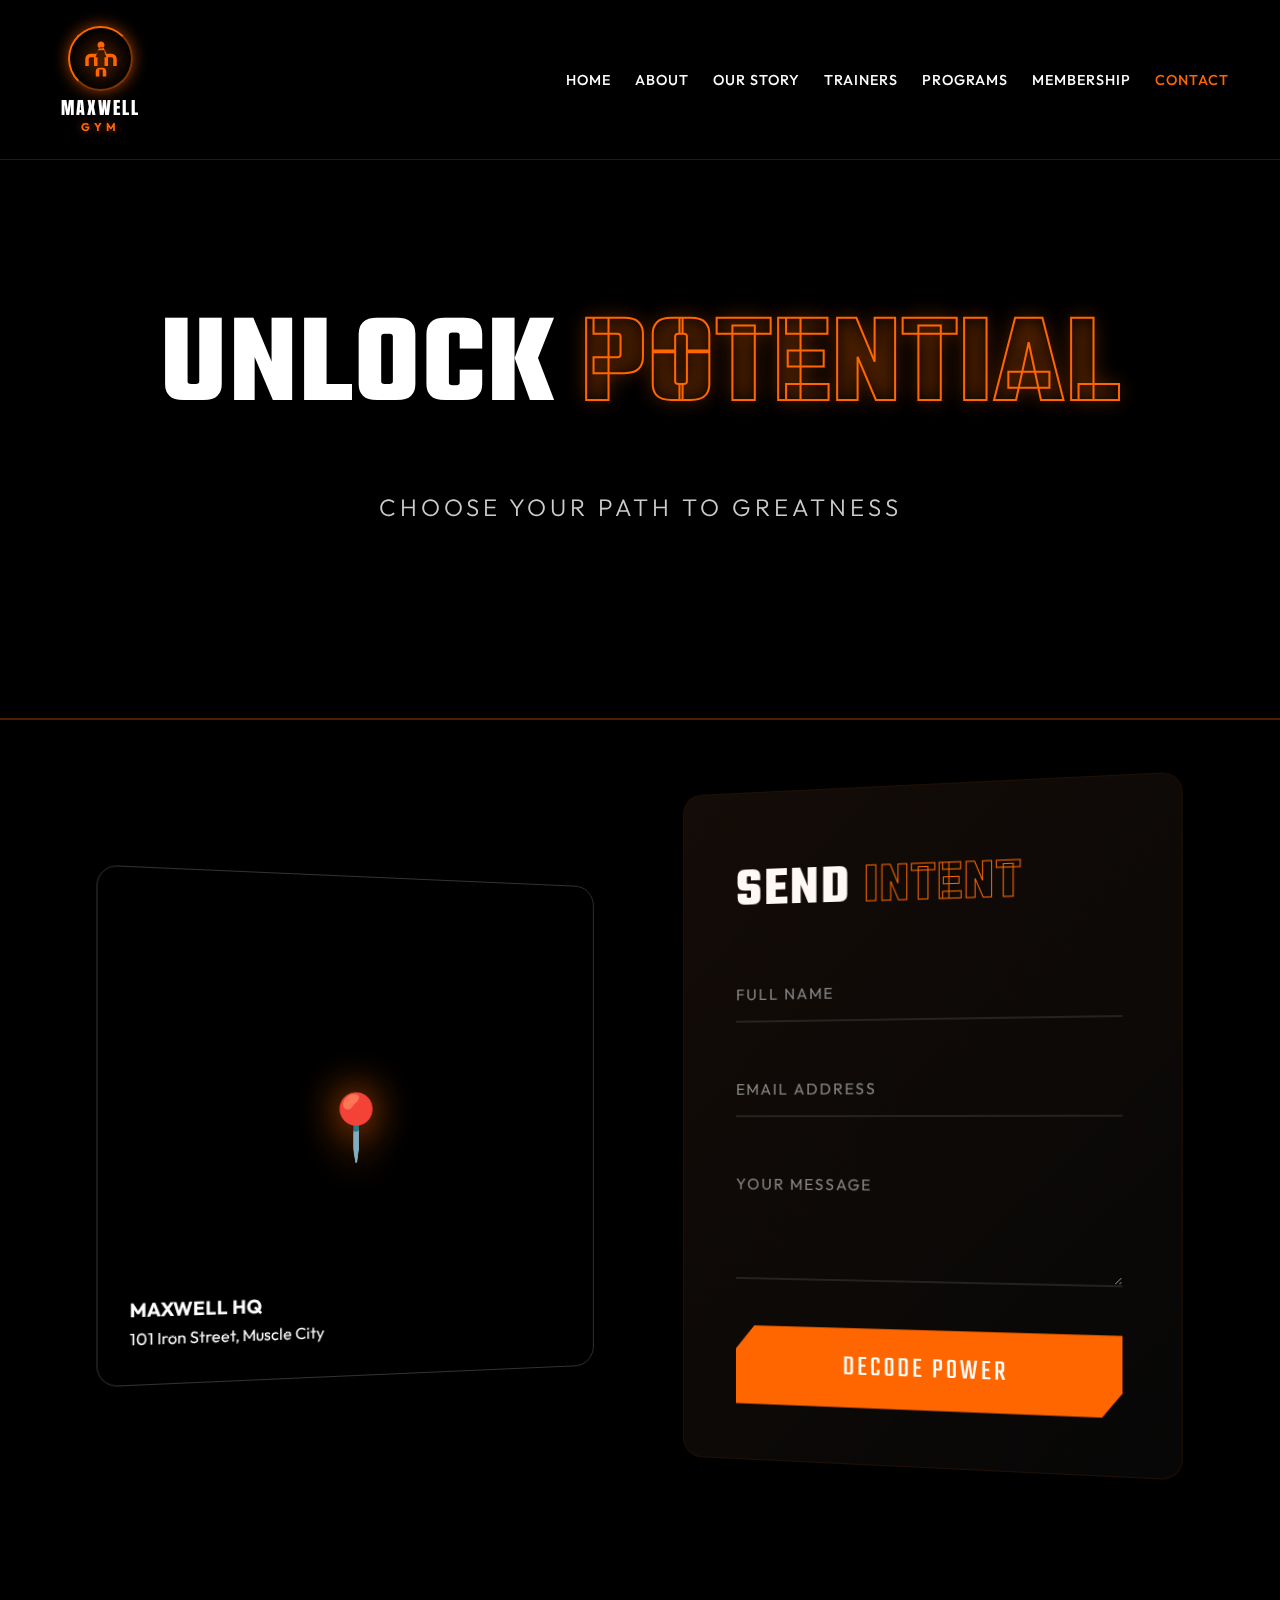
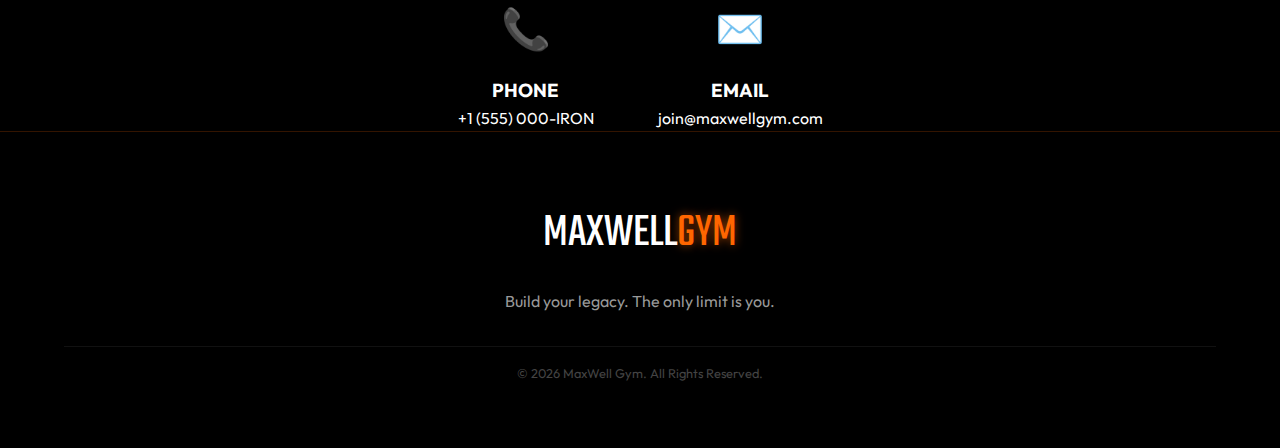
<file: contact.html>
<!DOCTYPE html>
<html lang="en">

<head>
    <meta charset="UTF-8">
    <meta name="viewport" content="width=device-width, initial-scale=1.0">
    <meta name="description" content="MaxWell Gym - Contact Us. Find us on the map.">
    <title>MaxWell Gym | Location</title>
    <link
        href="https://fonts.googleapis.com/css2?family=Anton&family=Outfit:wght@300;400;700&family=Teko:wght@300;400;500;600;700&display=swap"
        rel="stylesheet">
    <link rel="stylesheet" href="style.css">
    <style>
        /* Unique Contact Page Styles */
        body {
            background: #000;
            color: white;
            overflow-x: hidden;
        }

        .contact-hero {
            height: 80vh;
            display: flex;
            align-items: center;
            justify-content: center;
            position: relative;
            overflow: hidden;
            background: #000;
            border-top: 2px solid rgba(255, 102, 0, 0.3);
            border-bottom: 2px solid rgba(255, 102, 0, 0.3);
            padding-top: 80px;
        }

        .contact-hero::before,
        .contact-hero::after {
            content: '';
            position: absolute;
            left: -100%;
            width: 100%;
            height: 2px;
            background: linear-gradient(90deg, transparent, var(--primary-color), var(--primary-glow), var(--primary-color), transparent);
            animation: scanLine 4s linear infinite;
            z-index: 5;
        }

        .contact-hero::before {
            top: 0;
        }

        .contact-hero::after {
            bottom: 0;
        }

        .hero-blur-bg {
            position: absolute;
            top: 0;
            left: 0;
            width: 100%;
            height: 100%;
            background: url('https://images.unsplash.com/photo-1581009146145-b5ef050c2e1e?q=80&w=2070&auto=format&fit=crop') center/cover no-repeat;
            filter: blur(3px) brightness(0.5);
            z-index: 1;
            animation: zoomEffect 20s ease-in-out infinite;
            /* Prevent blur edges from showing */
        }

        @keyframes zoomEffect {

            0%,
            100% {
                transform: scale(1.05);
            }

            50% {
                transform: scale(1.2);
            }
        }

        @keyframes scanLine {
            0% {
                left: -100%;
            }

            100% {
                left: 100%;
            }
        }

        .hero-content-wrap {
            position: relative;
            z-index: 2;
            text-align: center;
        }

        .unlock-potential {
            font-family: var(--font-heading);
            font-size: clamp(3rem, 12vw, 8rem);
            margin: 0;
            line-height: 1.25;
            padding: 15px 0;
            letter-spacing: 2px;
            display: flex;
            flex-wrap: wrap;
            justify-content: center;
            gap: 1.5rem;
        }

        .unlock-potential .solid {
            color: #fff;
        }

        .unlock-potential .outline {
            color: transparent;
            -webkit-text-stroke: 2px var(--primary-color);
            text-shadow: 0 0 20px rgba(255, 102, 0, 0.3);
        }

        .choose-path {
            font-family: 'Outfit', sans-serif;
            font-size: clamp(1rem, 3vw, 1.5rem);
            color: #ccc;
            letter-spacing: 4px;
            margin-top: 1.5rem;
            text-transform: uppercase;
            font-weight: 300;
        }

        /* 3D Map Visual Placeholder */
        .map-3d-container {
            width: 100%;
            max-width: 1200px;
            margin: 0 auto;
            padding: 4rem 5%;
            display: grid;
            grid-template-columns: 1fr 1fr;
            gap: 4rem;
            align-items: center;
        }

        .map-visual {
            height: 500px;
            background: url('https://images.unsplash.com/photo-1524661135-423995f22d0b?ixlib=rb-4.0.3&auto=format&fit=crop&w=800&q=80');
            /* Abstract darkness */
            background-size: cover;
            border-radius: 20px;
            position: relative;
            transform: perspective(1000px) rotateY(10deg);
            box-shadow: -20px 20px 50px rgba(0, 0, 0, 0.8);
            border: 1px solid #333;
            overflow: hidden;
        }

        /* Simulated 3D Pin */
        .map-pin {
            position: absolute;
            top: 50%;
            left: 50%;
            transform: translate(-50%, -50%);
            font-size: 4rem;
            color: var(--primary-color);
            filter: drop-shadow(0 0 20px var(--primary-color));
            animation: bouncePin 2s infinite;
        }

        @keyframes bouncePin {

            0%,
            100% {
                transform: translate(-50%, -50%);
            }

            50% {
                transform: translate(-50%, -70%);
            }
        }

        .contact-form-container {
            background: rgba(10, 10, 10, 0.7);
            backdrop-filter: blur(20px);
            padding: 3.5rem;
            border-radius: 20px;
            border: 1px solid rgba(255, 102, 0, 0.1);
            transform: perspective(1000px) rotateY(-8deg);
            box-shadow: 20px 20px 60px rgba(0, 0, 0, 0.7);
            position: relative;
            overflow: hidden;
        }

        .contact-form-container::before {
            content: '';
            position: absolute;
            top: 0;
            left: 0;
            width: 100%;
            height: 100%;
            background: linear-gradient(135deg, rgba(255, 102, 0, 0.05) 0%, transparent 100%);
            pointer-events: none;
        }

        .form-title {
            font-family: var(--font-heading);
            font-size: 3.5rem;
            margin-bottom: 2rem;
            letter-spacing: 2px;
            color: #fff;
            text-transform: uppercase;
        }

        .form-title span {
            color: var(--primary-color);
            -webkit-text-stroke: 1px var(--primary-color);
            -webkit-text-fill-color: transparent;
        }

        .form-group {
            position: relative;
            margin-bottom: 2.5rem;
        }

        .form-group input,
        .form-group textarea {
            width: 100%;
            padding: 1rem 0;
            background: transparent;
            border: none;
            border-bottom: 2px solid rgba(255, 255, 255, 0.1);
            color: white;
            font-family: var(--font-body);
            font-size: 1.1rem;
            transition: all 0.4s cubic-bezier(0.165, 0.84, 0.44, 1);
            border-radius: 0;
        }

        .form-group label {
            position: absolute;
            top: 1rem;
            left: 0;
            color: #888;
            font-family: 'Outfit', sans-serif;
            font-size: 1rem;
            pointer-events: none;
            transition: all 0.4s cubic-bezier(0.165, 0.84, 0.44, 1);
            text-transform: uppercase;
            letter-spacing: 2px;
        }

        .form-group input:focus~label,
        .form-group input:valid~label,
        .form-group textarea:focus~label,
        .form-group textarea:valid~label {
            top: -1.2rem;
            font-size: 0.8rem;
            color: var(--primary-color);
            letter-spacing: 3px;
        }

        .form-group input:focus,
        .form-group textarea:focus {
            outline: none;
            border-bottom: 2px solid var(--primary-color);
        }

        .form-group .focus-border {
            position: absolute;
            bottom: 0;
            left: 50%;
            width: 0;
            height: 2px;
            background: var(--primary-color);
            transition: all 0.5s ease;
            box-shadow: 0 0 15px var(--primary-glow);
        }

        .form-group input:focus~.focus-border,
        .form-group textarea:focus~.focus-border {
            width: 100%;
            left: 0;
        }

        .btn-submit {
            width: 100%;
            padding: 1.2rem;
            background: var(--primary-color);
            border: none;
            font-family: var(--font-heading);
            font-size: 1.8rem;
            color: white;
            text-transform: uppercase;
            letter-spacing: 3px;
            cursor: pointer;
            position: relative;
            overflow: hidden;
            clip-path: polygon(5% 0, 100% 0, 100% 70%, 95% 100%, 0 100%, 0 30%);
            transition: all 0.4s ease;
            box-shadow: 0 10px 20px rgba(255, 102, 0, 0.3);
        }

        .btn-submit:hover {
            background: #fff;
            color: #000;
            transform: translateY(-5px);
            box-shadow: 0 15px 30px rgba(255, 255, 255, 0.4);
        }

        .contact-info {
            text-align: center;
            margin-top: 4rem;
            display: flex;
            justify-content: center;
            gap: 4rem;
        }

        .info-box {
            text-align: center;
        }

        .info-icon {
            font-size: 2.5rem;
            color: var(--primary-color);
            margin-bottom: 1rem;
        }

        /* Responsive Styles */
        @media (max-width: 1024px) {
            .map-3d-container {
                grid-template-columns: 1fr;
                gap: 2rem;
            }

            .map-visual,
            .contact-form-container {
                transform: none;
                height: auto;
                min-height: 400px;
            }

            .contact-info {
                flex-direction: column;
                gap: 2rem;
            }
        }
    </style>
</head>

<body>

    <nav class="navbar">
        <div class="logo-cube-container">
            <a href="index.html" class="logo-branding">
                <div class="logo-icon-wrap">
                    <div class="neon-ring-anim"></div>
                    <svg class="logo-silhouette" viewBox="0 0 24 24">
                        <path
                            d="M12,2C10.89,2 10,2.89 10,4C10,5.11 10.89,6 12,6C13.11,6 14,5.11 14,4C14,2.89 13.11,2 12,2M15,19V22H13V18H11V22H9V19C9,17.9 9.9,17 11,17H13C14.1,17 15,17.9 15,19M21,12V16H19V12A1,1 0 0,0 18,11H16V16H14V11H15.11L14,8.13V7H10V8.13L8.89,11H10V16H8V11H6A1,1 0 0,0 5,12V16H3V12A3,3 0 0,1 6,9H9.46L10.46,6.5C10.74,5.79 11.45,5.33 12.21,5.33C12.92,5.33 13.57,5.71 13.89,6.31L15.12,9H18A3,3 0 0,1 21,12Z" />
                    </svg>
                </div>
                <div class="logo-brand-text">
                    <span class="brand-maxwell">MAXWELL</span>
                    <span class="brand-gym-label">GYM</span>
                </div>
            </a>
        </div>
        <ul class="nav-links">
            <li><a href="index.html">Home</a></li>
            <li><a href="about.html">About</a></li>
            <li><a href="story.html">Our Story</a></li>
            <li><a href="trainers.html">Trainers</a></li>
            <li><a href="programs.html">Programs</a></li>
            <li><a href="membership.html">Membership</a></li>
            <li><a href="contact.html" class="active">Contact</a></li>
        </ul>
        <div class="menu-toggle">
            <span class="bar"></span>
            <span class="bar"></span>
            <span class="bar"></span>
        </div>
    </nav>

    <header class="contact-hero">
        <div class="hero-blur-bg"></div>
        <div class="hero-content-wrap">
            <h1 class="unlock-potential">
                <span class="solid">UNLOCK</span>
                <span class="outline">POTENTIAL</span>
            </h1>
            <p class="choose-path">CHOOSE YOUR PATH TO GREATNESS</p>
        </div>
    </header>

    <section class="map-3d-container">
        <!-- Visual 3D Map Representation -->
        <div class="map-visual">
            <div class="map-pin">📍</div>
            <div
                style="position: absolute; bottom: 20px; left: 20px; color: white; background: rgba(0,0,0,0.7); padding: 10px;">
                <h3>MAXWELL HQ</h3>
                <p>101 Iron Street, Muscle City</p>
            </div>
        </div>

        <!-- 3D Form -->
        <div class="contact-form-container">
            <h2 class="form-title">SEND <span>INTENT</span></h2>
            <form>
                <div class="form-group">
                    <input type="text" required>
                    <label>Full Name</label>
                    <div class="focus-border"></div>
                </div>
                <div class="form-group">
                    <input type="email" required>
                    <label>Email Address</label>
                    <div class="focus-border"></div>
                </div>
                <div class="form-group">
                    <textarea rows="4" required></textarea>
                    <label>Your Message</label>
                    <div class="focus-border"></div>
                </div>
                <button type="submit" class="btn-submit">DECODE POWER</button>
            </form>
        </div>
    </section>

    <section class="contact-info">
        <div class="info-box">
            <div class="info-icon">📞</div>
            <h3>PHONE</h3>
            <p>+1 (555) 000-IRON</p>
        </div>
        <div class="info-box">
            <div class="info-icon">✉️</div>
            <h3>EMAIL</h3>
            <p>join@maxwellgym.com</p>
        </div>
    </section>

    <footer class="footer">
        <div class="container">
            <div class="footer-content">
                <div class="footer-logo">MAXWELL<span class="text-highlight">GYM</span></div>
                <p>Build your legacy. The only limit is you.</p>
                <div class="copyright">
                    &copy; 2026 MaxWell Gym. All Rights Reserved.
                </div>
            </div>
        </div>
    </footer>

    <script src="script.js"></script>
</body>

</html>
</file>
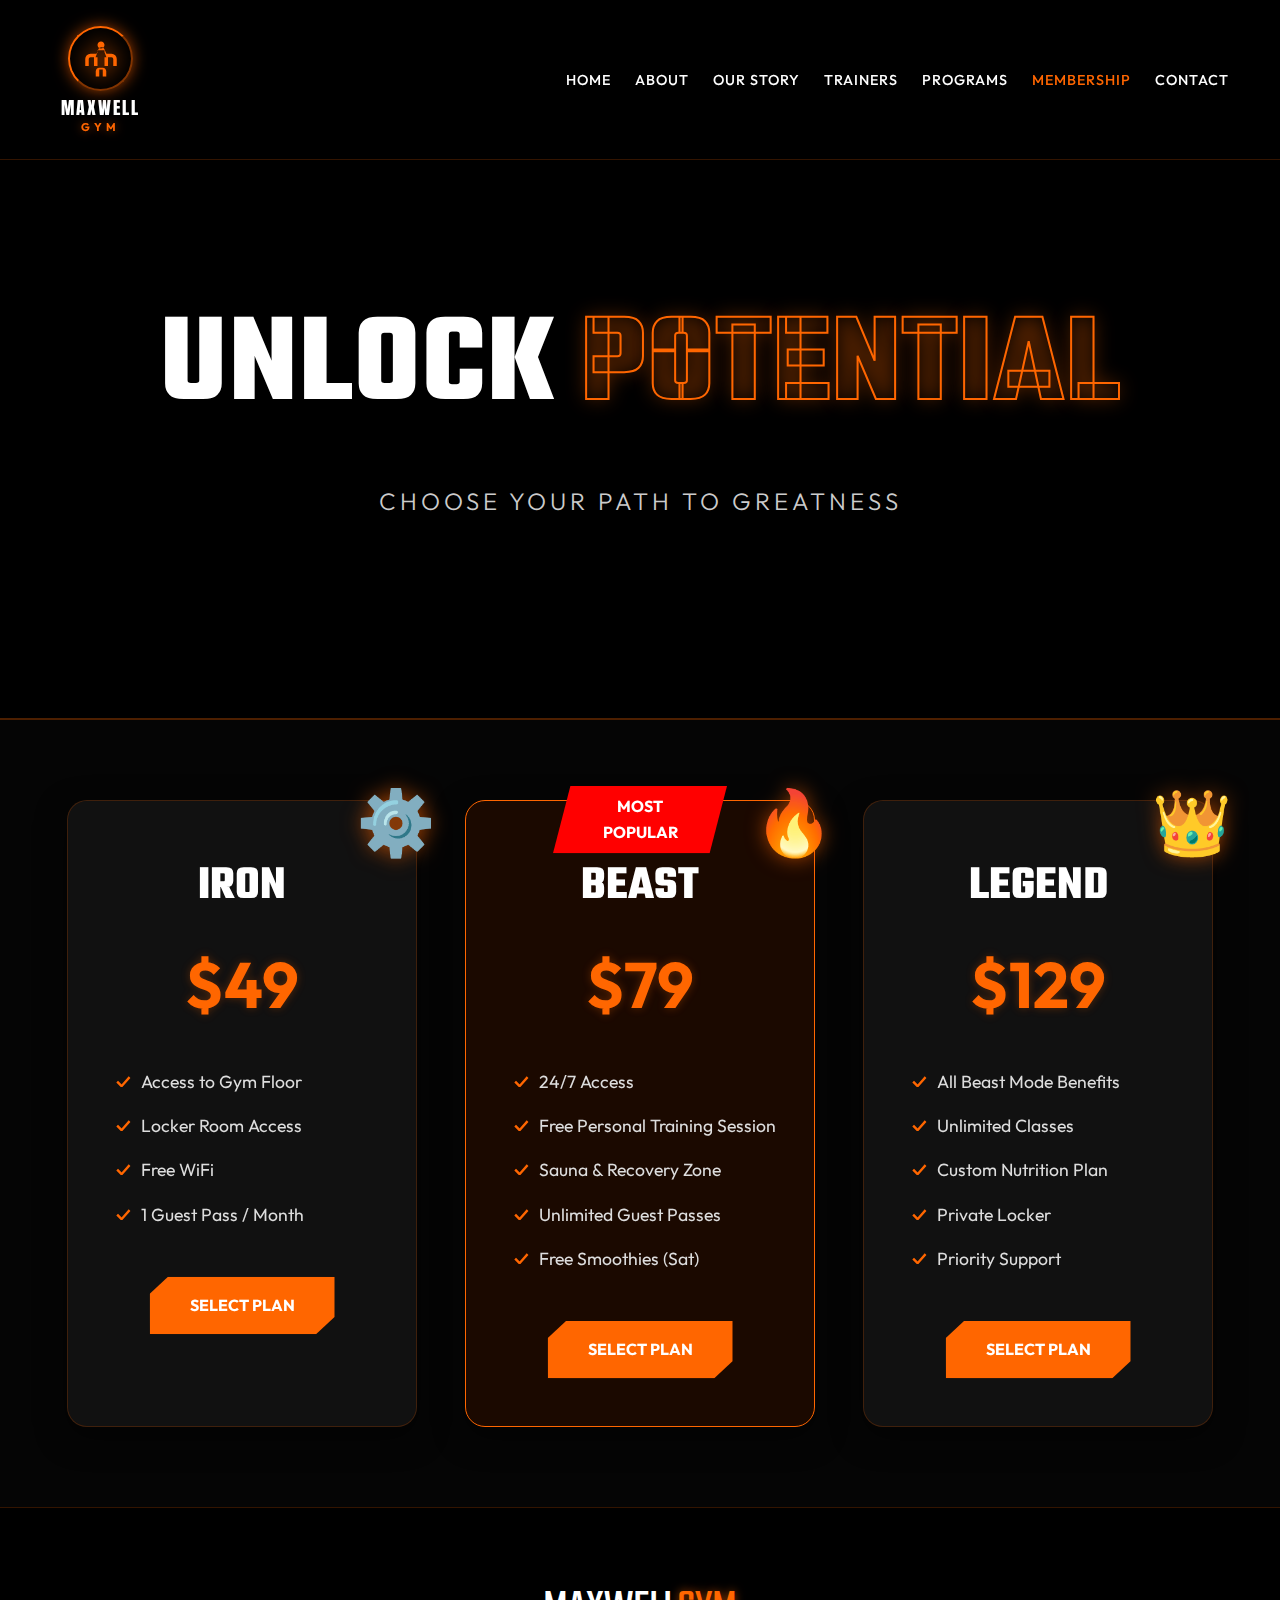
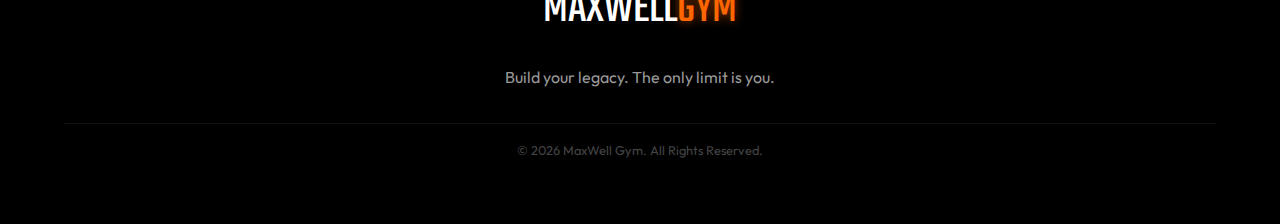
<file: membership.html>
<!DOCTYPE html>
<html lang="en">

<head>
    <meta charset="UTF-8">
    <meta name="viewport" content="width=device-width, initial-scale=1.0">
    <meta name="description" content="MaxWell Gym - Premium Membership Plans. Unlock your potential.">
    <title>MaxWell Gym | Membership</title>
    <link rel="preconnect" href="https://fonts.googleapis.com">
    <link rel="preconnect" href="https://fonts.gstatic.com" crossorigin>
    <link
        href="https://fonts.googleapis.com/css2?family=Anton&family=Outfit:wght@300;400;700&family=Teko:wght@300;400;500;600;700&display=swap"
        rel="stylesheet">
    <link rel="stylesheet" href="style.css">
    <style>
        /* Unique 3D/Card Styles for Membership Page */
        body {
            background-color: #050505;
            overflow-x: hidden;
            perspective: 1000px;
            /* Enable 3D space */
        }

        .membership-hero {
            height: 80vh;
            display: flex;
            flex-direction: column;
            align-items: center;
            justify-content: center;
            position: relative;
            overflow: hidden;
            background: #000;
            border-bottom: 2px solid rgba(255, 102, 0, 0.3);
            padding-top: 80px;
        }

        .membership-hero::before,
        .membership-hero::after {
            content: '';
            position: absolute;
            left: -100%;
            width: 100%;
            height: 2px;
            background: linear-gradient(90deg, transparent, var(--primary-color), var(--primary-glow), var(--primary-color), transparent);
            animation: scanLine 4s linear infinite;
            z-index: 5;
        }

        .membership-hero::before {
            top: 0;
        }

        .membership-hero::after {
            bottom: 0;
        }

        .hero-blur-bg {
            position: absolute;
            top: 0;
            left: 0;
            width: 100%;
            height: 100%;
            background: url('https://images.unsplash.com/photo-1534438327276-14e5300c3a48?ixlib=rb-4.0.3&auto=format&fit=crop&w=1920&q=80');
            filter: blur(3px) brightness(0.4);
            z-index: 1;
            animation: zoomEffect 20s ease-in-out infinite;
        }

        .hero-content-wrap {
            position: relative;
            z-index: 10;
            text-align: center;
        }

        .unlock-potential {
            font-family: var(--font-heading);
            font-size: clamp(3rem, 12vw, 8rem);
            margin: 0;
            line-height: 1.25;
            padding: 10px 0;
            letter-spacing: 2px;
            display: flex;
            flex-wrap: wrap;
            justify-content: center;
            gap: 1.5rem;
        }

        .unlock-potential .solid {
            color: #fff;
        }

        .unlock-potential .outline {
            color: transparent;
            -webkit-text-stroke: 2px var(--primary-color);
            text-shadow: 0 0 20px rgba(255, 102, 0, 0.3);
        }

        .choose-path {
            font-family: 'Outfit', sans-serif;
            font-size: clamp(1rem, 3vw, 1.5rem);
            color: #ccc;
            letter-spacing: 4px;
            margin-top: 1.5rem;
            text-transform: uppercase;
            font-weight: 300;
        }

        @keyframes scanLine {
            0% {
                left: -100%;
            }

            100% {
                left: 100%;
            }
        }

        @keyframes zoomEffect {

            0%,
            100% {
                transform: scale(1.05);
            }

            50% {
                transform: scale(1.2);
            }
        }

        /* 3D Pricing Cards */
        .pricing-section {
            padding: 5rem 5%;
            perspective: 1500px;
        }

        .pricing-3d-grid {
            display: flex;
            justify-content: center;
            gap: 3rem;
            flex-wrap: wrap;
            transform-style: preserve-3d;
        }

        .card-3d {
            width: 350px;
            background: rgba(20, 20, 20, 0.8);
            border: 1px solid rgba(255, 102, 0, 0.2);
            backdrop-filter: blur(10px);
            padding: 3rem 2rem;
            border-radius: 20px;
            text-align: center;
            transition: all 0.5s cubic-bezier(0.23, 1, 0.32, 1);
            position: relative;
            transform-style: preserve-3d;
            box-shadow: 0 10px 30px rgba(0, 0, 0, 0.5);
        }

        .card-3d:hover {
            transform: translateY(-20px) rotateX(5deg) rotateY(5deg);
            box-shadow: 20px 20px 60px rgba(0, 0, 0, 0.5), -5px -5px 10px rgba(255, 102, 0, 0.1);
            border-color: var(--primary-color);
        }

        /* Floating 3D Elements */
        .card-floater {
            position: absolute;
            top: -30px;
            right: -20px;
            font-size: 4rem;
            color: var(--primary-color);
            transform: translateZ(50px);
            /* Push out in 3D */
            text-shadow: 0 0 20px rgba(255, 102, 0, 0.6);
            animation: floatIcon 3s ease-in-out infinite;
        }

        @keyframes floatIcon {

            0%,
            100% {
                transform: translateZ(50px) translateY(0);
            }

            50% {
                transform: translateZ(50px) translateY(-10px);
            }
        }

        .plan-name {
            font-family: var(--font-heading);
            font-size: 3rem;
            color: white;
            margin-bottom: 0.5rem;
            transform: translateZ(20px);
        }

        .plan-price {
            font-size: 4rem;
            font-weight: 700;
            color: var(--primary-color);
            margin-bottom: 2rem;
            transform: translateZ(30px);
            text-shadow: 0 0 10px rgba(255, 102, 0, 0.3);
        }

        .plan-features {
            list-style: none;
            margin-bottom: 3rem;
            transform: translateZ(20px);
            text-align: left;
            padding-left: 1rem;
        }

        .plan-features li {
            margin-bottom: 1rem;
            color: #ddd;
            font-size: 1.1rem;
            display: flex;
            align-items: center;
        }

        .plan-features li::before {
            content: '✓';
            color: var(--primary-color);
            margin-right: 10px;
            font-weight: bold;
        }

        .btn-3d {
            background: var(--primary-color);
            color: white;
            padding: 1rem 2.5rem;
            text-transform: uppercase;
            font-weight: 700;
            border: none;
            cursor: pointer;
            transform: translateZ(40px);
            transition: all 0.3s;
            box-shadow: 0 0 20px rgba(255, 102, 0, 0.4);
            display: inline-block;
            text-decoration: none;
            clip-path: polygon(10% 0, 100% 0, 100% 70%, 90% 100%, 0 100%, 0 30%);
        }

        .btn-3d:hover {
            transform: translateZ(50px) scale(1.05);
            background: white;
            color: black;
            box-shadow: 0 0 40px rgba(255, 255, 255, 0.6);
        }

        /* Popular Badge 3D */
        .badge-3d {
            position: absolute;
            top: -15px;
            left: 50%;
            transform: translateX(-50%) translateZ(60px);
            background: red;
            color: white;
            padding: 0.5rem 2rem;
            font-weight: bold;
            text-transform: uppercase;
            box-shadow: 0 5px 15px rgba(255, 0, 0, 0.5);
            clip-path: polygon(10% 0, 100% 0, 90% 100%, 0% 100%);
        }

        /* Responsive Styles */
        @media (max-width: 1024px) {
            .membership-hero {
                height: 40vh;
            }

            .card-3d {
                width: 100%;
                max-width: 400px;
                margin-bottom: 2rem;
            }

            .pricing-3d-grid {
                gap: 1rem;
            }

            .plan-price {
                font-size: 3rem;
            }

            .plan-name {
                font-size: 2.5rem;
            }
        }
    </style>
</head>

<body>

    <nav class="navbar">
        <div class="logo-cube-container">
            <a href="index.html" class="logo-branding">
                <div class="logo-icon-wrap">
                    <div class="neon-ring-anim"></div>
                    <svg class="logo-silhouette" viewBox="0 0 24 24">
                        <path
                            d="M12,2C10.89,2 10,2.89 10,4C10,5.11 10.89,6 12,6C13.11,6 14,5.11 14,4C14,2.89 13.11,2 12,2M15,19V22H13V18H11V22H9V19C9,17.9 9.9,17 11,17H13C14.1,17 15,17.9 15,19M21,12V16H19V12A1,1 0 0,0 18,11H16V16H14V11H15.11L14,8.13V7H10V8.13L8.89,11H10V16H8V11H6A1,1 0 0,0 5,12V16H3V12A3,3 0 0,1 6,9H9.46L10.46,6.5C10.74,5.79 11.45,5.33 12.21,5.33C12.92,5.33 13.57,5.71 13.89,6.31L15.12,9H18A3,3 0 0,1 21,12Z" />
                    </svg>
                </div>
                <div class="logo-brand-text">
                    <span class="brand-maxwell">MAXWELL</span>
                    <span class="brand-gym-label">GYM</span>
                </div>
            </a>
        </div>
        <ul class="nav-links">
            <li><a href="index.html">Home</a></li>
            <li><a href="about.html">About</a></li>
            <li><a href="story.html">Our Story</a></li>
            <li><a href="trainers.html">Trainers</a></li>
            <li><a href="programs.html">Programs</a></li>
            <li><a href="membership.html" class="active">Membership</a></li>
            <li><a href="contact.html">Contact</a></li>
        </ul>
        <div class="menu-toggle">
            <span class="bar"></span>
            <span class="bar"></span>
            <span class="bar"></span>
        </div>
    </nav>

    <header class="membership-hero">
        <div class="hero-blur-bg"></div>
        <div class="hero-content-wrap">
            <h1 class="unlock-potential">
                <span class="solid">UNLOCK</span>
                <span class="outline">POTENTIAL</span>
            </h1>
            <p class="choose-path">CHOOSE YOUR PATH TO GREATNESS</p>
        </div>
    </header>

    <section class="pricing-section">
        <div class="pricing-3d-grid">
            <!-- Standard Plan -->
            <div class="card-3d">
                <div class="card-floater">⚙️</div>
                <h2 class="plan-name">IRON</h2>
                <div class="plan-price">$49</div>
                <ul class="plan-features">
                    <li>Access to Gym Floor</li>
                    <li>Locker Room Access</li>
                    <li>Free WiFi</li>
                    <li>1 Guest Pass / Month</li>
                </ul>
                <a href="#" class="btn-3d">SELECT PLAN</a>
            </div>

            <!-- Best Value Plan -->
            <div class="card-3d" style="border-color: var(--primary-color); background: rgba(30, 10, 0, 0.9);">
                <div class="badge-3d">MOST POPULAR</div>
                <div class="card-floater">🔥</div>
                <h2 class="plan-name">BEAST</h2>
                <div class="plan-price">$79</div>
                <ul class="plan-features">
                    <li>24/7 Access</li>
                    <li>Free Personal Training Session</li>
                    <li>Sauna & Recovery Zone</li>
                    <li>Unlimited Guest Passes</li>
                    <li>Free Smoothies (Sat)</li>
                </ul>
                <a href="#" class="btn-3d">SELECT PLAN</a>
            </div>

            <!-- Elite Plan -->
            <div class="card-3d">
                <div class="card-floater">👑</div>
                <h2 class="plan-name">LEGEND</h2>
                <div class="plan-price">$129</div>
                <ul class="plan-features">
                    <li>All Beast Mode Benefits</li>
                    <li>Unlimited Classes</li>
                    <li>Custom Nutrition Plan</li>
                    <li>Private Locker</li>
                    <li>Priority Support</li>
                </ul>
                <a href="#" class="btn-3d">SELECT PLAN</a>
            </div>
        </div>
    </section>

    <!-- Footer -->
    <footer class="footer">
        <div class="container">
            <div class="footer-content">
                <div class="footer-logo">MAXWELL<span class="text-highlight">GYM</span></div>
                <p>Build your legacy. The only limit is you.</p>
                <div class="copyright">
                    &copy; 2026 MaxWell Gym. All Rights Reserved.
                </div>
            </div>
        </div>
    </footer>

    <script src="script.js"></script>
</body>

</html>
</file>
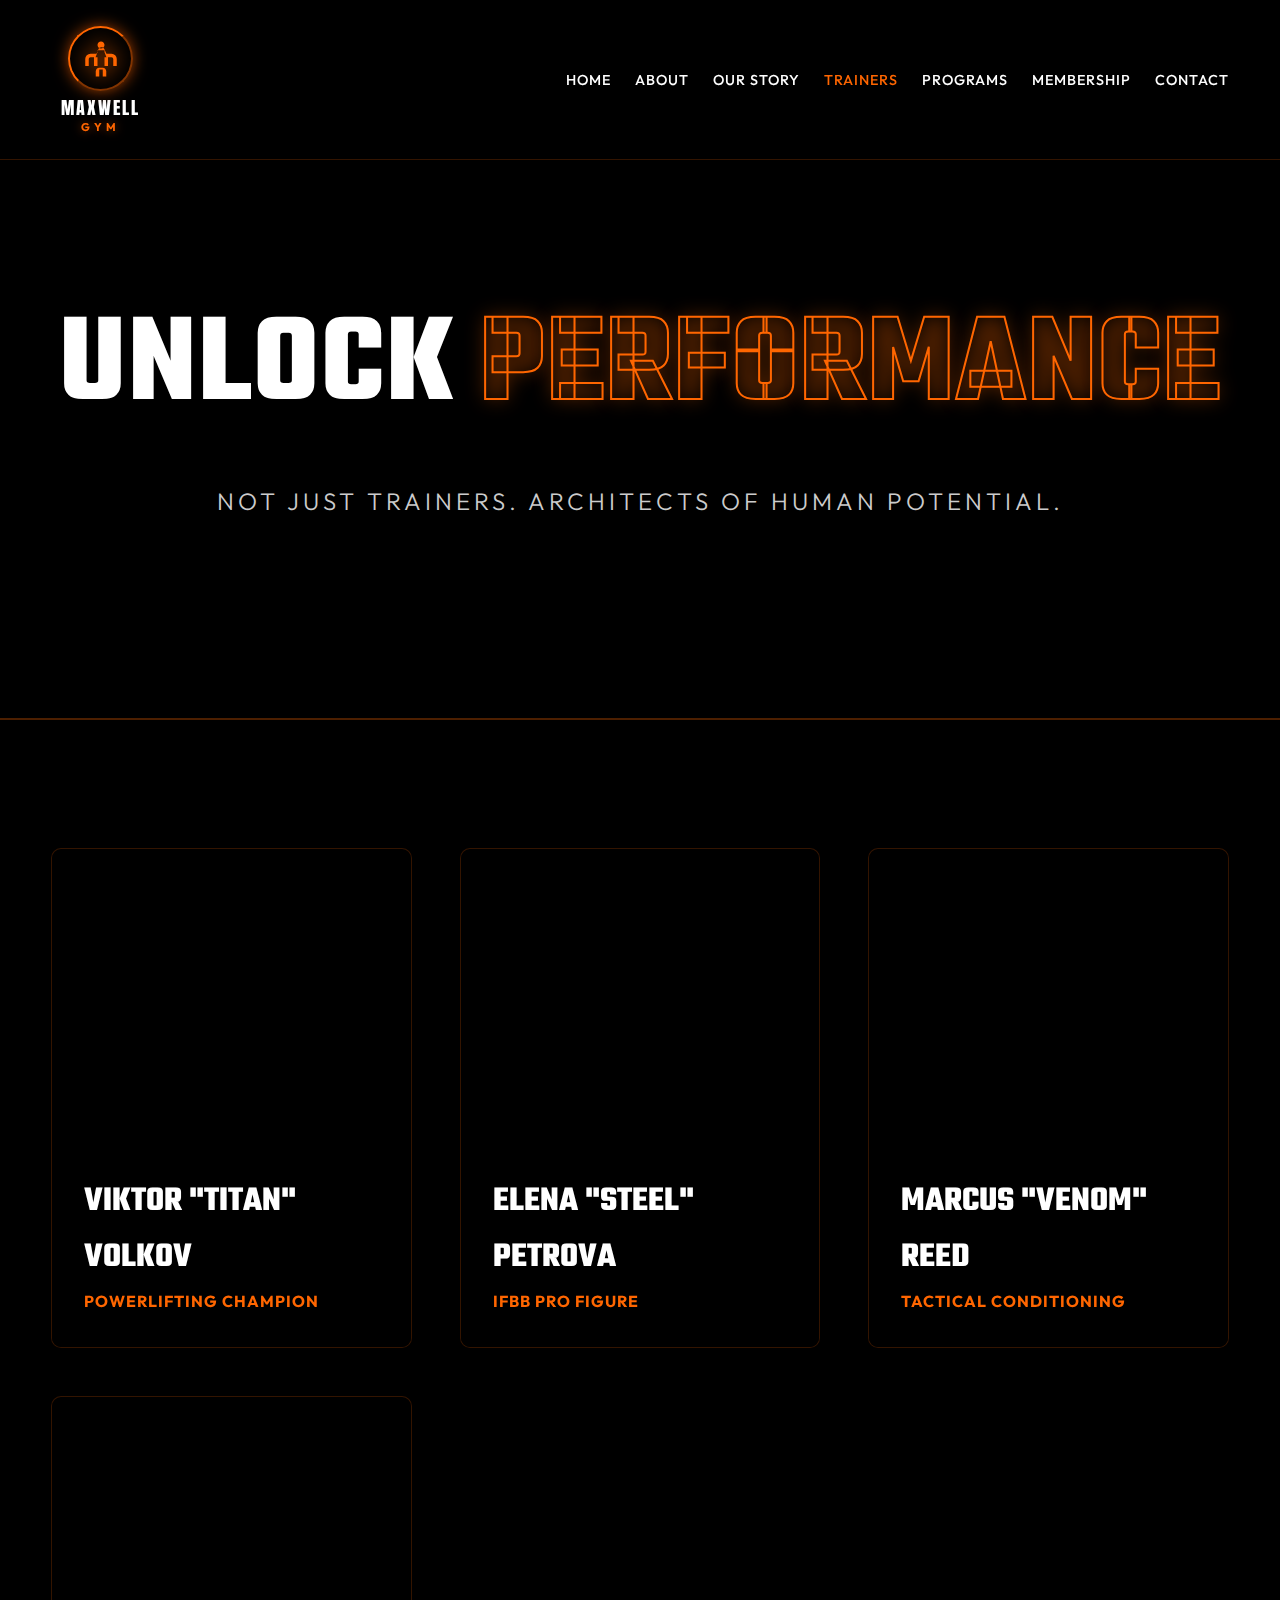
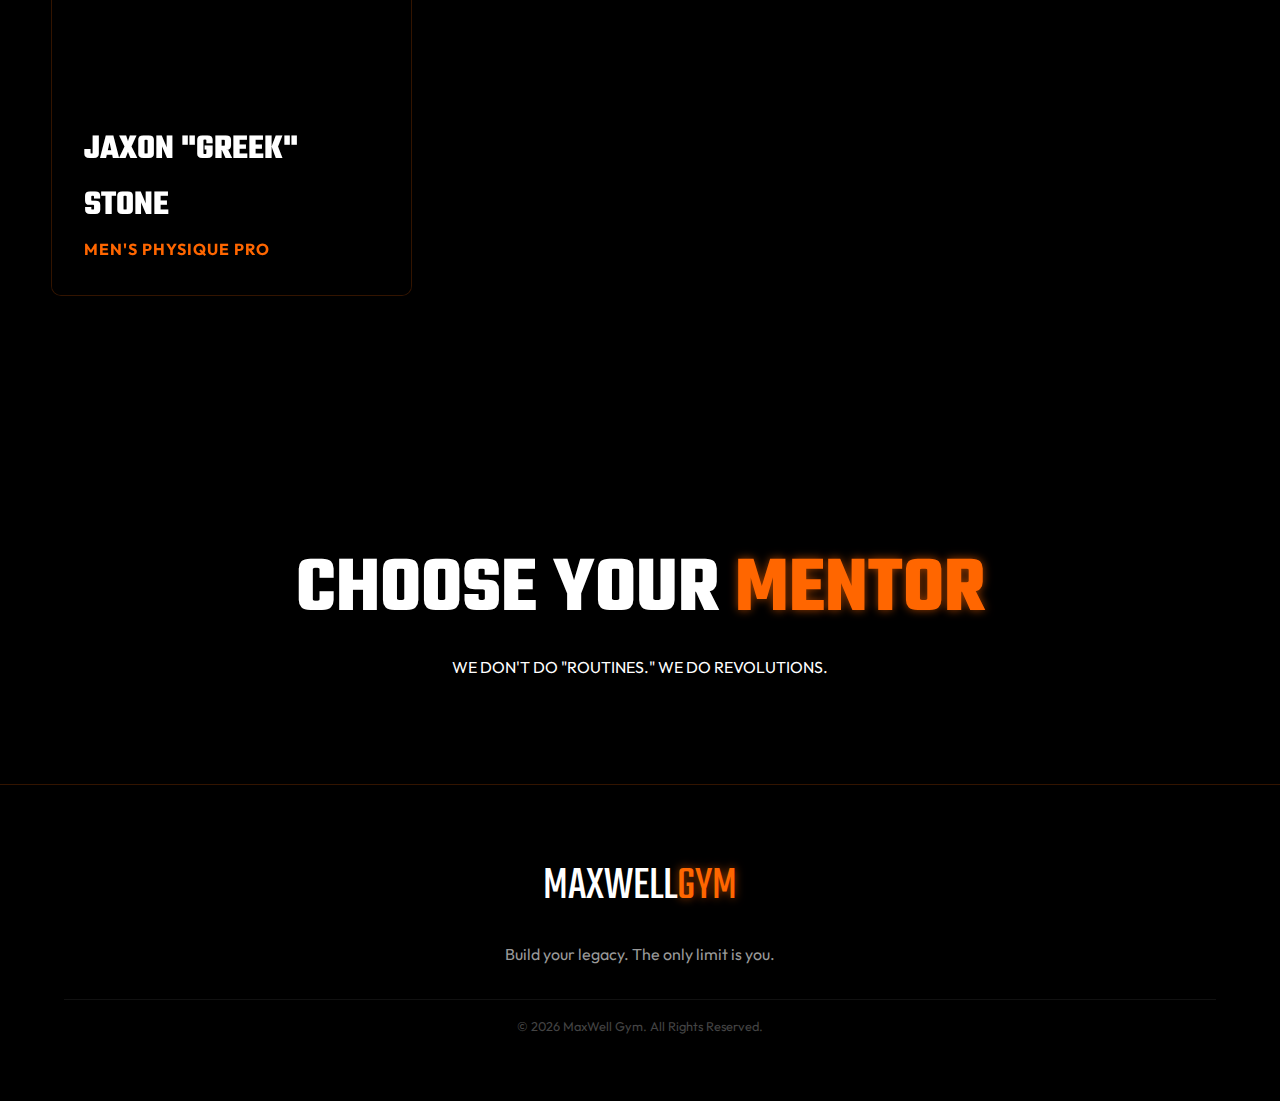
<file: trainers.html>
<!DOCTYPE html>
<html lang="en">

<head>
    <meta charset="UTF-8">
    <meta name="viewport" content="width=device-width, initial-scale=1.0">
    <meta name="description" content="MaxWell Gym - Elite Trainers. Learn from the best in the industry.">
    <title>MaxWell Gym | Elite Trainers</title>
    <link rel="preconnect" href="https://fonts.googleapis.com">
    <link rel="preconnect" href="https://fonts.gstatic.com" crossorigin>
    <link
        href="https://fonts.googleapis.com/css2?family=Anton&family=Outfit:wght@300;400;700&family=Teko:wght@300;400;500;600;700&display=swap"
        rel="stylesheet">
    <link rel="stylesheet" href="style.css">
    <link rel="stylesheet" href="trainers.css">
</head>

<body>

    <!-- Navbar -->
    <nav class="navbar">
        <div class="logo-cube-container">
            <a href="index.html" class="logo-branding">
                <div class="logo-icon-wrap">
                    <div class="neon-ring-anim"></div>
                    <svg class="logo-silhouette" viewBox="0 0 24 24">
                        <path
                            d="M12,2C10.89,2 10,2.89 10,4C10,5.11 10.89,6 12,6C13.11,6 14,5.11 14,4C14,2.89 13.11,2 12,2M15,19V22H13V18H11V22H9V19C9,17.9 9.9,17 11,17H13C14.1,17 15,17.9 15,19M21,12V16H19V12A1,1 0 0,0 18,11H16V16H14V11H15.11L14,8.13V7H10V8.13L8.89,11H10V16H8V11H6A1,1 0 0,0 5,12V16H3V12A3,3 0 0,1 6,9H9.46L10.46,6.5C10.74,5.79 11.45,5.33 12.21,5.33C12.92,5.33 13.57,5.71 13.89,6.31L15.12,9H18A3,3 0 0,1 21,12Z" />
                    </svg>
                </div>
                <div class="logo-brand-text">
                    <span class="brand-maxwell">MAXWELL</span>
                    <span class="brand-gym-label">GYM</span>
                </div>
            </a>
        </div>
        <ul class="nav-links">
            <li><a href="index.html">Home</a></li>
            <li><a href="about.html">About</a></li>
            <li><a href="story.html">Our Story</a></li>
            <li><a href="trainers.html" class="active">Trainers</a></li>
            <li><a href="programs.html">Programs</a></li>
            <li><a href="membership.html">Membership</a></li>
            <li><a href="contact.html">Contact</a></li>
        </ul>
        <div class="menu-toggle">
            <span class="bar"></span>
            <span class="bar"></span>
            <span class="bar"></span>
        </div>
    </nav>

    <main class="trainers-page">
        <!-- 1. Intense Hero Section -->
        <header class="trainers-hero">
            <div class="hero-blur-bg"></div>
            <div class="hero-content-wrap">
                <h1 class="unlock-potential">
                    <span class="solid">UNLOCK</span>
                    <span class="outline">PERFORMANCE</span>
                </h1>
                <p class="choose-path">NOT JUST TRAINERS. ARCHITECTS OF HUMAN POTENTIAL.</p>
            </div>
        </header>

        <!-- 2. Dynamic Trainer Grid -->
        <section class="trainers-section section-padding">
            <div class="container">
                <div class="trainers-dynamic-grid">
                    <!-- Trainer 1: Power -->
                    <div class="trainer-perspective-card">
                        <div class="card-inner">
                            <div class="card-front"
                                style="background-image: url('https://images.unsplash.com/photo-1583454110551-21f2fa2afe61?ixlib=rb-4.0.3&auto=format&fit=crop&w=800&q=80');">
                                <div class="card-overlay">
                                    <h3>VIKTOR "TITAN" VOLKOV</h3>
                                    <p>POWERLIFTING CHAMPION</p>
                                </div>
                            </div>
                            <div class="card-back">
                                <h3>STRENGTH SPECIALIST</h3>
                                <p>15+ years of experience in competitive powerlifting. Specializes in breaking strength
                                    plateaus and CNS recovery.</p>
                                <div class="stats-mini">
                                    <span>SQUAT: 340KG</span>
                                    <span>DEADLIFT: 380KG</span>
                                </div>
                                <a href="#" class="btn btn-primary">BOOK SESSION</a>
                            </div>
                        </div>
                    </div>

                    <!-- Trainer 2: Hypertrophy -->
                    <div class="trainer-perspective-card">
                        <div class="card-inner">
                            <div class="card-front"
                                style="background-image: url('https://images.unsplash.com/photo-1594381898411-846e7d193883?ixlib=rb-4.0.3&auto=format&fit=crop&w=800&q=80');">
                                <div class="card-overlay">
                                    <h3>ELENA "STEEL" PETROVA</h3>
                                    <p>IFBB PRO FIGURE</p>
                                </div>
                            </div>
                            <div class="card-back">
                                <h3>HYPERTROPHY EXPERT</h3>
                                <p>Science-based muscle building. Specialized in metabolic conditioning and contest prep
                                    for female athletes.</p>
                                <div class="stats-mini">
                                    <span>BODYFAT: 8%</span>
                                    <span>10+ PRO TITLES</span>
                                </div>
                                <a href="#" class="btn btn-primary">BOOK SESSION</a>
                            </div>
                        </div>
                    </div>

                    <!-- Trainer 3: Functional -->
                    <div class="trainer-perspective-card">
                        <div class="card-inner">
                            <div class="card-front"
                                style="background-image: url('https://images.unsplash.com/photo-1571019614242-c5c5dee9f50b?ixlib=rb-4.0.3&auto=format&fit=crop&w=800&q=80');">
                                <div class="card-overlay">
                                    <h3>MARCUS "VENOM" REED</h3>
                                    <p>TACTICAL CONDITIONING</p>
                                </div>
                            </div>
                            <div class="card-back">
                                <h3>FUNCTIONAL ELITE</h3>
                                <p>Former Special Ops trainer. Focused on functional movement patterns, mental
                                    resilience, and explosive stamina.</p>
                                <div class="stats-mini">
                                    <span>VO2 MAX: 72</span>
                                    <span>ENDURANCE PRO</span>
                                </div>
                                <a href="#" class="btn btn-primary">BOOK SESSION</a>
                            </div>
                        </div>
                    </div>

                    <!-- Trainer 4: Aesthetics -->
                    <div class="trainer-perspective-card">
                        <div class="card-inner">
                            <div class="card-front"
                                style="background-image: url('https://images.unsplash.com/photo-1581009146145-b5ef050c2e1e?ixlib=rb-4.0.3&auto=format&fit=crop&w=800&q=80');">
                                <div class="card-overlay">
                                    <h3>JAXON "GREEK" STONE</h3>
                                    <p>MEN'S PHYSIQUE PRO</p>
                                </div>
                            </div>
                            <div class="card-back">
                                <h3>AESTHETIC ARCHITECT</h3>
                                <p>Master of sculpting the 'Golden Era' silhouette. Expert in nutritional periodization
                                    and posing.</p>
                                <div class="stats-mini">
                                    <span>WAIST: 28"</span>
                                    <span>SYMMETRY KING</span>
                                </div>
                                <a href="#" class="btn btn-primary">BOOK SESSION</a>
                            </div>
                        </div>
                    </div>
                </div>
            </div>
        </section>

        <!-- 3. Motivational Callout -->
        <section class="coach-philosophy">
            <div class="parallax-overlay"></div>
            <div class="content">
                <h2>CHOOSE YOUR <span class="text-highlight">MENTOR</span></h2>
                <p>WE DON'T DO "ROUTINES." WE DO REVOLUTIONS.</p>
            </div>
        </section>
    </main>

    <footer class="footer">
        <div class="container">
            <div class="footer-content">
                <div class="footer-logo">MAXWELL<span class="text-highlight">GYM</span></div>
                <p>Build your legacy. The only limit is you.</p>
                <div class="copyright">
                    &copy; 2026 MaxWell Gym. All Rights Reserved.
                </div>
            </div>
        </div>
    </footer>

    <script src="script.js"></script>
</body>

</html>
</file>
<file: style.css>
:root {
    --primary-color: #ff6600;
    --primary-glow: rgba(255, 102, 0, 0.6);
    --bg-color: #050505;
    --text-color: #ffffff;
    --text-secondary: #999999;
    --glass-bg: rgba(0, 0, 0, 0.8);
    --font-heading: 'Teko', sans-serif;
    --font-body: 'Outfit', sans-serif;

    /* Even More Reduced Fluid Typography */
    --h1-size: clamp(2.2rem, 8vw, 4.5rem);
    --h2-size: clamp(1.8rem, 6vw, 3.2rem);
    --h3-size: clamp(1.4rem, 4vw, 2rem);
    --body-size: clamp(1rem, 1.5vw, 1.1rem);

    --container-padding: clamp(1rem, 4vw, 5rem);
}

* {
    margin: 0;
    padding: 0;
    box-sizing: border-box;
}

html,
body {
    margin: 0;
    padding: 0;
    width: 100%;
    min-height: 100vh;
    background-color: var(--bg-color);
}

body {
    color: var(--text-color);
    font-family: var(--font-body);
    overflow-x: hidden;
    position: relative;
    line-height: 1.6;
}

body.menu-open {
    overflow: hidden !important;
    height: 100vh;
}

/* Hero Background Image */
.hero-bg-image {
    position: absolute;
    top: 0;
    left: 0;
    width: 100%;
    height: 100%;
    z-index: -3;
    /* Behind canvas */
    background-image: url('https://images.unsplash.com/photo-1526506118085-60ce8714f8c5?ixlib=rb-4.0.3&auto=format&fit=crop&w=1920&q=80');
    background-size: cover;
    background-position: center;
    background-repeat: no-repeat;
    opacity: 0.6;
    /* Slight transparency to blend with black bg */
    filter: contrast(1.2) brightness(0.6);
}

/* Canvas Background */
#hero-canvas {
    position: absolute;
    top: 0;
    left: 0;
    width: 100%;
    height: 100%;
    z-index: -2;
    /* Removed solid background to let image show through, kept slight tint */
    background: rgba(0, 0, 0, 0.4);
}

.overlay {
    position: absolute;
    top: 0;
    left: 0;
    width: 100%;
    height: 100%;
    background:
        linear-gradient(to bottom, rgba(0, 0, 0, 0.3) 0%, rgba(0, 0, 0, 0.8) 100%),
        repeating-linear-gradient(90deg, rgba(255, 255, 255, 0.03) 0px, rgba(255, 255, 255, 0.03) 1px, transparent 1px, transparent 100px);
    z-index: -1;
    pointer-events: none;
}

/* Navbar */
.navbar {
    display: flex;
    justify-content: space-between;
    align-items: center;
    padding: 1rem var(--container-padding);
    position: fixed;
    width: 100%;
    top: 0;
    left: 0;
    z-index: 2000;
    background: rgba(0, 0, 0, 0.85);
    backdrop-filter: blur(15px);
    border-bottom: 1px solid rgba(255, 102, 0, 0.2);
    transition: background 0.4s ease;
}

.navbar::after {
    content: '';
    position: absolute;
    bottom: 0;
    left: -100%;
    width: 100%;
    height: 2px;
    background: linear-gradient(90deg,
            transparent,
            var(--primary-color),
            var(--primary-glow),
            var(--primary-color),
            transparent);
    animation: scanLine 4s linear infinite;
}

/* -------------------------------------------------------------------------- */
/*                                NEW LOGO DESIGN                               */
/* -------------------------------------------------------------------------- */

.logo-cube-container {
    display: flex;
    align-items: center;
    justify-content: center;
    z-index: 1001;
    cursor: pointer;
    padding: 10px;
}

.logo-branding {
    display: flex;
    flex-direction: column;
    align-items: center;
    text-decoration: none;
    transition: all 0.3s cubic-bezier(0.175, 0.885, 0.32, 1.275);
}

.logo-branding:hover {
    transform: scale(1.1);
}

.logo-icon-wrap {
    position: relative;
    width: 65px;
    height: 65px;
    display: flex;
    align-items: center;
    justify-content: center;
}

.neon-ring-anim {
    position: absolute;
    width: 100%;
    height: 100%;
    border: 2px solid transparent;
    border-top: 2px solid var(--primary-color);
    border-left: 2px solid var(--primary-color);
    border-radius: 50%;
    box-shadow: 0 0 15px rgba(255, 102, 0, 0.6);
    animation: rotateRing 3s linear infinite;
}

.neon-ring-anim::after {
    content: '';
    position: absolute;
    top: -2px;
    left: -2px;
    right: -2px;
    bottom: -2px;
    border-radius: 50%;
    border: 2px solid transparent;
    border-bottom: 2px solid var(--primary-color);
    border-right: 2px solid var(--primary-color);
    opacity: 0.5;
    animation: rotateRing 5s linear infinite reverse;
}

.logo-silhouette {
    width: 42px;
    height: 42px;
    fill: var(--primary-color);
    filter: drop-shadow(0 0 10px var(--primary-color));
    z-index: 2;
    animation: silhouettePulse 2s ease-in-out infinite alternate;
}

.logo-brand-text {
    margin-top: 8px;
    text-align: center;
    line-height: 1;
}

.brand-maxwell {
    display: block;
    font-family: 'Anton', sans-serif;
    font-size: 1.1rem;
    color: #fff;
    letter-spacing: 2px;
    text-transform: uppercase;
}

.brand-gym-label {
    font-family: 'Outfit', sans-serif;
    font-size: 0.7rem;
    color: var(--primary-color);
    letter-spacing: 4px;
    font-weight: 700;
    text-transform: uppercase;
    text-shadow: 0 0 10px rgba(255, 102, 0, 0.5);
}

@keyframes rotateRing {
    0% {
        transform: rotate(0deg);
    }

    100% {
        transform: rotate(360deg);
    }
}

@keyframes silhouettePulse {
    0% {
        transform: scale(0.9) translateY(0);
        opacity: 0.7;
    }

    100% {
        transform: scale(1) translateY(-2px);
        opacity: 1;
    }
}

.logo-branding:hover .neon-ring-anim {
    box-shadow: 0 0 25px rgba(255, 102, 0, 0.9);
    animation-duration: 1s;
}

.text-highlight {
    color: var(--primary-color);
    text-shadow: 0 0 10px var(--primary-glow);
}

.nav-links {
    list-style: none;
    display: flex;
    gap: 1.5rem;
    align-items: center;
}

.nav-links a {
    text-decoration: none;
    color: white;
    font-weight: 500;
    text-transform: uppercase;
    font-size: 0.9rem;
    letter-spacing: 1px;
    transition: all 0.3s ease;
    padding: 0.5rem 0;
}

.nav-links a:hover,
.nav-links a.active {
    color: var(--primary-color);
}

/* Menu Toggle */
.menu-toggle {
    display: none;
    flex-direction: column;
    justify-content: center;
    align-items: center;
    cursor: pointer;
    gap: 6px;
    z-index: 1001;
    width: 40px;
    height: 40px;
    border: 1px solid rgba(255, 255, 255, 0.1);
    border-radius: 5px;
}

.menu-toggle span {
    width: 30px;
    height: 3px;
    background: white;
    transition: all 0.3s ease;
}

.menu-toggle.active span:nth-child(1) {
    transform: translateY(9px) rotate(45deg);
}

.menu-toggle.active span:nth-child(2) {
    opacity: 0;
}

.menu-toggle.active span:nth-child(3) {
    transform: translateY(-9px) rotate(-45deg);
}

.btn-nav {
    border: 1px solid var(--primary-color);
    padding: 0.5rem 1.5rem;
    color: var(--primary-color) !important;
    transition: all 0.3s ease;
}

.btn-nav:hover {
    background: var(--primary-color);
    color: white !important;
    box-shadow: 0 0 15px var(--primary-glow);
}

/* Hero Section */
.hero-section {
    min-height: 100vh;
    height: auto;
    display: flex;
    align-items: center;
    justify-content: flex-start;
    padding: 160px 5% 100px;
    /* Increased top/bottom padding */
    position: relative;
    overflow: hidden;
}

.hero-content {
    max-width: 800px;
    z-index: 10;
    animation: fadeInSlide 1s ease-out forwards;
}

/* Hero 3D Object */
.hero-3d-object {
    position: absolute;
    top: 50%;
    right: 10%;
    width: 500px;
    height: 500px;
    transform: translateY(-50%);
    background-image: url('https://images.unsplash.com/photo-1590239068512-6c30df06df5c?ixlib=rb-4.0.3&auto=format&fit=crop&w=1920&q=80');
    /* Placeholder for a clean 3D transparent PNG if available, fallback to high quality render */
    /* Use a mix-blend mode to make it look ghost-like if it has a background */
    mix-blend-mode: screen;
    background-size: contain;
    background-repeat: no-repeat;
    z-index: 5;
    pointer-events: none;
    animation: float3D 6s ease-in-out infinite;
    filter: drop-shadow(0 0 30px #ff6600);
    opacity: 0.8;
}

@keyframes float3D {

    0%,
    100% {
        transform: translateY(-50%) translateY(0) rotate(0deg);
    }

    50% {
        transform: translateY(-50%) translateY(-20px) rotate(5deg);
    }
}

.hero-visuals {
    position: absolute;
    bottom: 0;
    right: 5%;
    width: 40%;
    height: 80%;
    z-index: 1;
    pointer-events: none;
    display: flex;
    align-items: flex-end;
    justify-content: center;
}

/* Placeholder for where the athlete image would go */
.athlete-silhouette {
    width: 100%;
    height: 100%;
    background: radial-gradient(circle at bottom, rgba(255, 69, 0, 0.2) 0%, transparent 70%);
    /* In a real project, use background-image here */
}

.sub-headline {
    font-family: var(--font-body);
    font-size: 1.2rem;
    letter-spacing: 4px;
    text-transform: uppercase;
    color: var(--text-secondary);
    margin-bottom: 1rem;
    font-weight: 700;
    border-left: 3px solid var(--primary-color);
    padding-left: 1rem;
}

.main-headline {
    font-family: var(--font-heading);
    font-size: var(--h1-size);
    line-height: 1.2;
    text-transform: uppercase;
    margin-bottom: 2rem;
    font-weight: 700;
}

.text-glow {
    color: white;
    text-shadow: 0 0 10px rgba(255, 255, 255, 0.5);
}

.text-outline {
    -webkit-text-stroke: 2px var(--primary-color);
    color: transparent;
    text-shadow: 0 0 20px rgba(255, 102, 0, 0.3);
}

/* Buttons */
.cta-container {
    display: flex;
    gap: 2rem;
    margin-top: 3rem;
}

.btn {
    text-decoration: none;
    padding: 1rem 3rem;
    font-family: var(--font-heading);
    font-size: 1.5rem;
    text-transform: uppercase;
    letter-spacing: 1px;
    font-weight: 600;
    clip-path: polygon(10% 0, 100% 0, 100% 70%, 90% 100%, 0 100%, 0 30%);
    transition: all 0.3s ease;
    position: relative;
    overflow: hidden;
}

.btn-primary {
    background: var(--primary-color);
    color: white;
    border: none;
    box-shadow: 0 0 20px rgba(255, 102, 0, 0.4);
}

.btn-primary:hover {
    background: white;
    color: black;
    box-shadow: 0 0 30px rgba(255, 255, 255, 0.6);
    transform: translateY(-2px);
}

.btn-secondary {
    background: transparent;
    color: white;
    border: 1px solid rgba(255, 255, 255, 0.3);
}

.btn-secondary:hover {
    border-color: var(--primary-color);
    color: var(--primary-color);
    box-shadow: 0 0 15px rgba(255, 102, 0, 0.2);
}

/* Animations */
@keyframes fadeInSlide {
    0% {
        opacity: 0;
        transform: translateY(30px);
    }

    100% {
        opacity: 1;
        transform: translateY(0);
    }
}

@keyframes glitch {
    0% {
        transform: translate(0);
    }

    20% {
        transform: translate(-2px, 2px);
    }

    40% {
        transform: translate(-2px, -2px);
    }

    60% {
        transform: translate(2px, 2px);
    }

    80% {
        transform: translate(2px, -2px);
    }

    100% {
        transform: translate(0);
    }
}

.text-glow:hover {
    animation: glitch 0.2s cubic-bezier(.25, .46, .45, .94) both infinite;
    cursor: default;
}

/* Sections & Layout */
.section-padding {
    padding: clamp(3rem, 10vw, 8rem) var(--container-padding);
    position: relative;
    z-index: 2;
}

.bg-darker {
    background-color: #0a0a0a;
}

.container {
    max-width: 1400px;
    margin: 0 auto;
    width: 100%;
}

.section-title {
    font-family: var(--font-heading);
    font-size: var(--h2-size);
    text-transform: uppercase;
    margin-bottom: 4rem;
    text-align: center;
    letter-spacing: 2px;
}

/* Image Optimization / Lazy Loading Support */
img {
    max-width: 100%;
    height: auto;
    display: block;
}

/* Image Optimization */
img {
    max-width: 100%;
    height: auto;
    display: block;
}

.text-stroke {
    -webkit-text-stroke: 1px white;
    color: transparent;
}

/* About Section */
.about-grid {
    display: grid;
    grid-template-columns: repeat(auto-fit, minmax(300px, 1fr));
    gap: 2rem;
}

.about-card {
    background: rgba(255, 255, 255, 0.03);
    border: 1px solid rgba(255, 255, 255, 0.05);
    text-align: center;
    transition: all 0.3s ease;
    overflow: hidden;
    padding-bottom: 2rem;
}

.about-card:hover {
    transform: translateY(-10px);
    border-color: var(--primary-color);
    box-shadow: 0 10px 30px rgba(0, 0, 0, 0.5);
}

.about-img-container {
    width: 100%;
    height: 300px;
    overflow: hidden;
    margin-bottom: 1.5rem;
    position: relative;
    border-bottom: 1px solid rgba(255, 69, 0, 0.2);
}

.about-img {
    width: 100%;
    height: 100%;
    object-fit: cover;
    transition: transform 0.5s ease;
    filter: grayscale(100%) contrast(1.2);
}

.about-card:hover .about-img {
    transform: scale(1.1);
    filter: grayscale(0%) contrast(1);
}

.about-card h3 {
    font-family: var(--font-heading);
    font-size: 2rem;
    color: white;
    margin-bottom: 0.5rem;
    padding: 0 1rem;
}

.about-card p {
    color: var(--text-secondary);
    line-height: 1.6;
    padding: 0 1rem;
}

/* Programs Section */
.programs-grid {
    display: grid;
    grid-template-columns: repeat(auto-fit, minmax(300px, 1fr));
    gap: 2rem;
}

.program-card {
    background: #000;
    border: 1px solid #1a1a1a;
    overflow: hidden;
    position: relative;
    transition: all 0.3s ease;
}

.program-card:hover {
    border-color: var(--primary-color);
}

.card-media {
    height: 250px;
    width: 100%;
    background-color: #1a1a1a;
    position: relative;
    overflow: hidden;
}

.card-media img,
.card-media video {
    width: 100%;
    height: 100%;
    object-fit: cover;
    filter: grayscale(80%) brightness(0.8);
    transition: all 0.5s cubic-bezier(0.4, 0, 0.2, 1);
}

.program-card:hover .card-media img,
.program-card:hover .card-media video {
    filter: grayscale(0%) brightness(1);
    transform: scale(1.05);
}

.card-content {
    padding: 2rem;
    position: relative;
    z-index: 2;
    background: #050505;
}

.card-content h3 {
    font-family: var(--font-heading);
    font-size: 2rem;
    margin-bottom: 0.5rem;
}

.card-content p {
    color: var(--text-secondary);
}

/* Membership Section */
.pricing-grid {
    display: grid;
    grid-template-columns: repeat(auto-fit, minmax(300px, 1fr));
    gap: 2rem;
    align-items: center;
}

.price-card {
    background: #0a0a0a;
    border: 1px solid #222;
    padding: 3rem 2rem;
    text-align: center;
    position: relative;
    transition: all 0.3s ease;
}

.price-card:hover {
    transform: scale(1.05);
    border-color: var(--primary-color);
    z-index: 5;
}

.price-card.featured {
    background: #111;
    border: 1px solid var(--primary-color);
    transform: scale(1.05);
    box-shadow: 0 0 20px rgba(255, 102, 0, 0.1);
}

.price-card.featured:hover {
    box-shadow: 0 0 40px rgba(255, 102, 0, 0.2);
}

.badge {
    position: absolute;
    top: 0;
    left: 50%;
    transform: translateX(-50%) translateY(-50%);
    background: var(--primary-color);
    color: white;
    padding: 0.5rem 1.5rem;
    font-weight: 700;
    font-size: 0.8rem;
    text-transform: uppercase;
    letter-spacing: 1px;
}

.price-card h3 {
    font-family: var(--font-heading);
    font-size: 2.5rem;
    margin-bottom: 1rem;
}

.price {
    font-size: 3rem;
    font-weight: 700;
    margin-bottom: 2rem;
    color: white;
}

.price span {
    font-size: 1rem;
    color: var(--text-secondary);
    font-weight: 400;
}

.price-card ul {
    list-style: none;
    margin-bottom: 2rem;
    text-align: left;
    padding-left: 1rem;
}

.price-card ul li {
    margin-bottom: 0.8rem;
    color: var(--text-secondary);
    position: relative;
    padding-left: 1.5rem;
}

.price-card ul li::before {
    content: '❯';
    color: var(--primary-color);
    position: absolute;
    left: 0;
}

/* Footer */
.footer {
    background: #000;
    padding: 4rem 5%;
    border-top: 1px solid rgba(255, 102, 0, 0.2);
    text-align: center;
    position: relative;
    z-index: 2;
    overflow: hidden;
}

.footer::before {
    content: '';
    position: absolute;
    top: 0;
    left: -100%;
    width: 100%;
    height: 2px;
    background: linear-gradient(90deg,
            transparent,
            var(--primary-color),
            var(--primary-glow),
            var(--primary-color),
            transparent);
    animation: scanLine 4s linear infinite;
}

@keyframes scanLine {
    0% {
        left: -100%;
    }

    100% {
        left: 100%;
    }
}

.footer-logo {
    font-family: var(--font-heading);
    font-size: 3rem;
    margin-bottom: 1rem;
}

.footer-content p {
    color: var(--text-secondary);
    margin-bottom: 2rem;
}

.social-links {
    display: flex;
    justify-content: center;
    gap: 2rem;
    margin-bottom: 3rem;
}

.social-links a {
    color: white;
    text-decoration: none;
    font-weight: 600;
    letter-spacing: 1px;
    transition: color 0.3s ease;
}

.social-links a:hover {
    color: var(--primary-color);
}

.copyright {
    color: #444;
    font-size: 0.8rem;
    border-top: 1px solid #111;
    padding-top: 1rem;
}

/* Gallery Section */
.gallery-grid {
    display: grid;
    grid-template-columns: repeat(auto-fit, minmax(300px, 1fr));
    gap: 1.5rem;
    padding: 0 1rem;
}

.gallery-item {
    position: relative;
    overflow: hidden;
    border-radius: 4px;
    height: 350px;
    cursor: pointer;
    border: 1px solid rgba(255, 255, 255, 0.1);
    transition: all 0.3s ease;
}

.gallery-item img {
    width: 100%;
    height: 100%;
    object-fit: cover;
    transition: transform 0.6s cubic-bezier(0.25, 0.46, 0.45, 0.94);
    filter: grayscale(20%);
}

.gallery-item:hover {
    border-color: var(--primary-color);
    box-shadow: 0 0 20px rgba(255, 102, 0, 0.2);
    z-index: 2;
}

.gallery-item:hover img {
    transform: scale(1.1);
    filter: grayscale(0%);
}

/* Optional: Make some items span larger on big screens for a dynamic look */
@media (min-width: 1200px) {

    .gallery-item:nth-child(1),
    .gallery-item:nth-child(2) {
        grid-column: span 2;
    }

    .gallery-item:nth-child(4),
    .gallery-item:nth-child(6),
    .gallery-item:nth-child(7) {
        grid-column: span 2;
    }

    /* Make the grid 4 columns wide on large screens to accommodate the spans */
    .gallery-grid {
        grid-template-columns: repeat(4, 1fr);
    }
}

/* --- GLOBAL RESPONSIVE SYSTEM --- */

@media (max-width: 1024px) {
    .hero-3d-object {
        width: 350px;
        height: 350px;
        right: 2%;
    }
}

@media (max-width: 900px) {
    .menu-toggle {
        display: flex;
        z-index: 10001;
    }

    .nav-links {
        position: fixed;
        top: 0;
        left: 0;
        width: 100%;
        height: 100vh;
        background: rgba(0, 0, 0, 0.98);
        backdrop-filter: blur(10px);
        flex-direction: column;
        justify-content: center;
        align-items: center;
        z-index: 10000;
        gap: 2rem;
        padding: 2rem;
        opacity: 0;
        visibility: hidden;
        transform: translateX(100%);
        transition: opacity 0.3s ease, visibility 0.3s ease, transform 0.3s cubic-bezier(0.77, 0, 0.175, 1);
    }

    .nav-links.active {
        opacity: 1;
        visibility: visible;
        transform: translateX(0);
    }

    .nav-links li {
        width: 100%;
        text-align: center;
        opacity: 0;
        transform: translateY(20px);
        animation: none;
    }

    .nav-links.active li {
        opacity: 1;
        transform: translateY(0);
        animation: slideInNav 0.4s ease forwards;
    }

    .nav-links.active li:nth-child(1) {
        animation-delay: 0.1s;
    }

    .nav-links.active li:nth-child(2) {
        animation-delay: 0.15s;
    }

    .nav-links.active li:nth-child(3) {
        animation-delay: 0.2s;
    }

    .nav-links.active li:nth-child(4) {
        animation-delay: 0.25s;
    }

    .nav-links.active li:nth-child(5) {
        animation-delay: 0.3s;
    }

    .nav-links.active li:nth-child(6) {
        animation-delay: 0.35s;
    }

    .nav-links.active li:nth-child(7) {
        animation-delay: 0.4s;
    }

    @keyframes slideInNav {
        from {
            opacity: 0;
            transform: translateY(20px);
        }

        to {
            opacity: 1;
            transform: translateY(0);
        }
    }

    .nav-links a {
        font-size: 2rem;
        font-family: var(--font-heading);
        display: inline-block;
        padding: 1rem;
        width: auto;
        transition: color 0.3s ease, transform 0.2s ease;
    }

    .nav-links a:hover {
        transform: scale(1.1);
    }

    /* Layout Adjustments */
    .hero-section {
        justify-content: center;
        text-align: center;
        padding: 140px 1.5rem 80px;
        min-height: 80vh;
    }

    .hero-content {
        max-width: 100%;
    }

    .hero-3d-object {
        display: none;
    }

    .cta-container {
        flex-direction: column;
        width: 100%;
        max-width: 320px;
        margin: 3rem auto 0;
        gap: 1.5rem;
    }

    .btn {
        width: 100%;
        text-align: center;
        padding: 1.2rem;
        font-size: 1.4rem;
    }

    .pricing-grid,
    .programs-grid,
    .about-grid,
    .gallery-grid {
        grid-template-columns: 1fr;
        gap: 3rem;
    }

    .price-card.featured {
        transform: scale(1);
    }

    .section-title {
        font-size: 2.5rem;
        margin-bottom: 2.5rem;
    }
}

@media (max-width: 600px) {
    .navbar {
        padding: 0.8rem 5%;
    }

    .logo-icon-wrap {
        width: 50px;
        height: 50px;
    }

    .logo-silhouette {
        width: 32px;
        height: 32px;
    }

    .brand-maxwell {
        font-size: 0.9rem;
    }

    .brand-gym-label {
        font-size: 0.6rem;
    }

    .sub-headline {
        font-size: 0.9rem;
        letter-spacing: 2px;
        padding-left: 0.8rem;
    }

    .main-headline {
        margin-bottom: 1.5rem;
        font-size: 1.8rem;
    }

    .section-padding {
        padding: 4rem 1.2rem;
    }

    .section-title {
        font-size: 2rem;
        margin-bottom: 2rem;
    }

    .footer-logo {
        font-size: 2rem;
    }

    .cta-container {
        margin-top: 2rem;
    }
}
</file>
<file: trainers.css>
.trainers-page {
    background: #000;
    color: white;
}

/* 1. Hero Section */
.trainers-hero {
    height: 80vh;
    display: flex;
    flex-direction: column;
    align-items: center;
    justify-content: center;
    position: relative;
    overflow: hidden;
    background: #000;
    border-bottom: 2px solid rgba(255, 102, 0, 0.3);
    padding-top: 80px;
}

.trainers-hero::before,
.trainers-hero::after {
    content: '';
    position: absolute;
    left: -100%;
    width: 100%;
    height: 2px;
    background: linear-gradient(90deg, transparent, var(--primary-color), var(--primary-glow), var(--primary-color), transparent);
    animation: scanLine 4s linear infinite;
    z-index: 5;
}

.trainers-hero::before {
    top: 0;
}

.trainers-hero::after {
    bottom: 0;
}

.hero-blur-bg {
    position: absolute;
    top: 0;
    left: 0;
    width: 100%;
    height: 100%;
    background: url('https://images.unsplash.com/photo-1544033527-b192daee1f5b?q=80&w=2070&auto=format&fit=crop') center/cover no-repeat;
    filter: blur(3px) brightness(0.4);
    z-index: 1;
    animation: zoomEffect 20s ease-in-out infinite;
}

.hero-content-wrap {
    position: relative;
    z-index: 10;
    text-align: center;
}

.unlock-potential {
    font-family: var(--font-heading);
    font-size: clamp(3rem, 12vw, 8rem);
    margin: 0;
    line-height: 1.25;
    padding: 10px 0;
    letter-spacing: 2px;
    display: flex;
    flex-wrap: wrap;
    justify-content: center;
    gap: 1.5rem;
}

.unlock-potential .solid {
    color: #fff;
}

.unlock-potential .outline {
    color: transparent;
    -webkit-text-stroke: 2px var(--primary-color);
    text-shadow: 0 0 20px rgba(255, 102, 0, 0.3);
}

.choose-path {
    font-family: 'Outfit', sans-serif;
    font-size: clamp(1rem, 3vw, 1.5rem);
    color: #ccc;
    letter-spacing: 4px;
    margin-top: 1.5rem;
    text-transform: uppercase;
    font-weight: 300;
}

@keyframes scanLine {
    0% {
        left: -100%;
    }

    100% {
        left: 100%;
    }
}

@keyframes zoomEffect {

    0%,
    100% {
        transform: scale(1.05);
    }

    50% {
        transform: scale(1.2);
    }
}

/* 2. Dynamic Flip Grid */
.trainers-dynamic-grid {
    display: grid;
    grid-template-columns: repeat(auto-fit, minmax(300px, 1fr));
    gap: 3rem;
    perspective: 2000px;
}

.trainer-perspective-card {
    height: 500px;
    cursor: pointer;
}

.card-inner {
    position: relative;
    width: 100%;
    height: 100%;
    transition: transform 0.8s cubic-bezier(0.175, 0.885, 0.32, 1.275);
    transform-style: preserve-3d;
}

.trainer-perspective-card:hover .card-inner {
    transform: rotateY(180deg);
}

.card-front,
.card-back {
    position: absolute;
    width: 100%;
    height: 100%;
    backface-visibility: hidden;
    border-radius: 10px;
    overflow: hidden;
    border: 1px solid rgba(255, 102, 0, 0.2);
}

.card-front {
    background-size: cover;
    background-position: center;
    display: flex;
    align-items: flex-end;
}

.card-overlay {
    background: linear-gradient(transparent, rgba(0, 0, 0, 0.9));
    width: 100%;
    padding: 2rem;
}

.card-overlay h3 {
    font-family: var(--font-heading);
    font-size: 2.2rem;
    margin-bottom: 0.2rem;
}

.card-overlay p {
    color: var(--primary-color);
    font-weight: 700;
    letter-spacing: 1px;
}

.card-back {
    background: #0a0a0a;
    transform: rotateY(180deg);
    display: flex;
    flex-direction: column;
    justify-content: center;
    align-items: center;
    padding: 3rem;
    text-align: center;
    border: 1px solid var(--primary-color);
    box-shadow: 0 0 30px rgba(255, 102, 0, 0.1);
}

.card-back h3 {
    font-family: var(--font-heading);
    font-size: 2.5rem;
    color: var(--primary-color);
    margin-bottom: 1.5rem;
}

.card-back p {
    color: var(--text-secondary);
    line-height: 1.6;
    margin-bottom: 2rem;
}

.stats-mini {
    display: flex;
    flex-direction: column;
    gap: 0.5rem;
    margin-bottom: 2.5rem;
}

.stats-mini span {
    font-family: var(--font-heading);
    font-size: 1.2rem;
    background: rgba(255, 102, 0, 0.1);
    padding: 5px 15px;
    border-radius: 20px;
    color: white;
}

/* 3. philosophy section */
.coach-philosophy {
    height: 40vh;
    background: url('https://images.unsplash.com/photo-1526506118085-60ce8714f8c5?ixlib=rb-4.0.3&auto=format&fit=crop&w=1920&q=80');
    background-size: cover;
    background-attachment: fixed;
    position: relative;
    display: flex;
    align-items: center;
    justify-content: center;
    text-align: center;
}

.parallax-overlay {
    position: absolute;
    width: 100%;
    height: 100%;
    background: rgba(0, 0, 0, 0.7);
}

.coach-philosophy .content {
    position: relative;
    z-index: 1;
}

.coach-philosophy h2 {
    font-family: var(--font-heading);
    font-size: 5rem;
}

/* Scroll Animation indicator */
.hero-scroll-indicator {
    position: absolute;
    bottom: 30px;
    left: 50%;
    transform: translateX(-50%);
}

.mouse {
    width: 25px;
    height: 40px;
    border: 2px solid white;
    border-radius: 20px;
    position: relative;
}

.mouse::before {
    content: '';
    width: 5px;
    height: 5px;
    background: var(--primary-color);
    position: absolute;
    left: 50%;
    transform: translateX(-50%);
    top: 10px;
    border-radius: 50%;
    animation: scrollMove 2s infinite;
}

@keyframes scrollMove {
    0% {
        transform: translateX(-50%) translateY(0);
        opacity: 1;
    }

    100% {
        transform: translateX(-50%) translateY(15px);
        opacity: 0;
    }
}

@media (max-width: 768px) {
    .coach-philosophy h2 {
        font-size: 3rem;
    }

    .trainers-hero {
        height: 50vh;
    }
}
</file>
